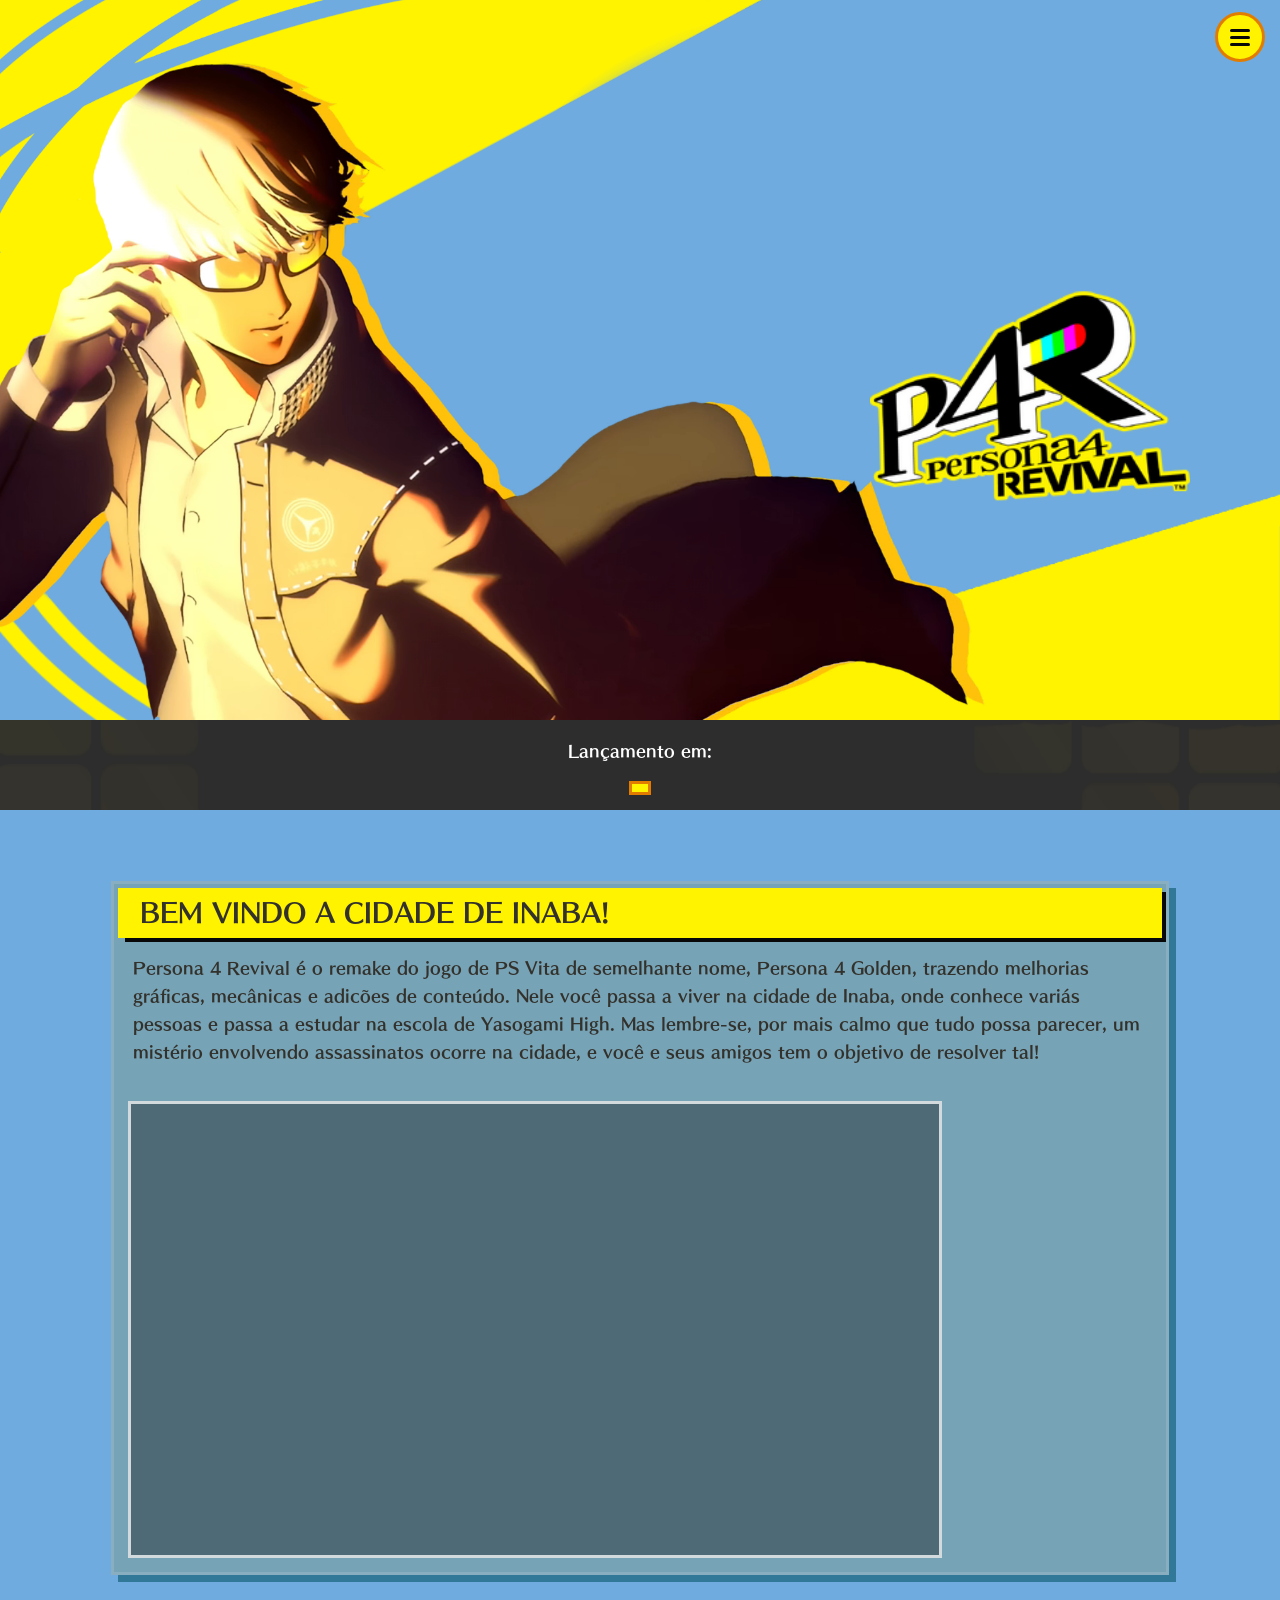
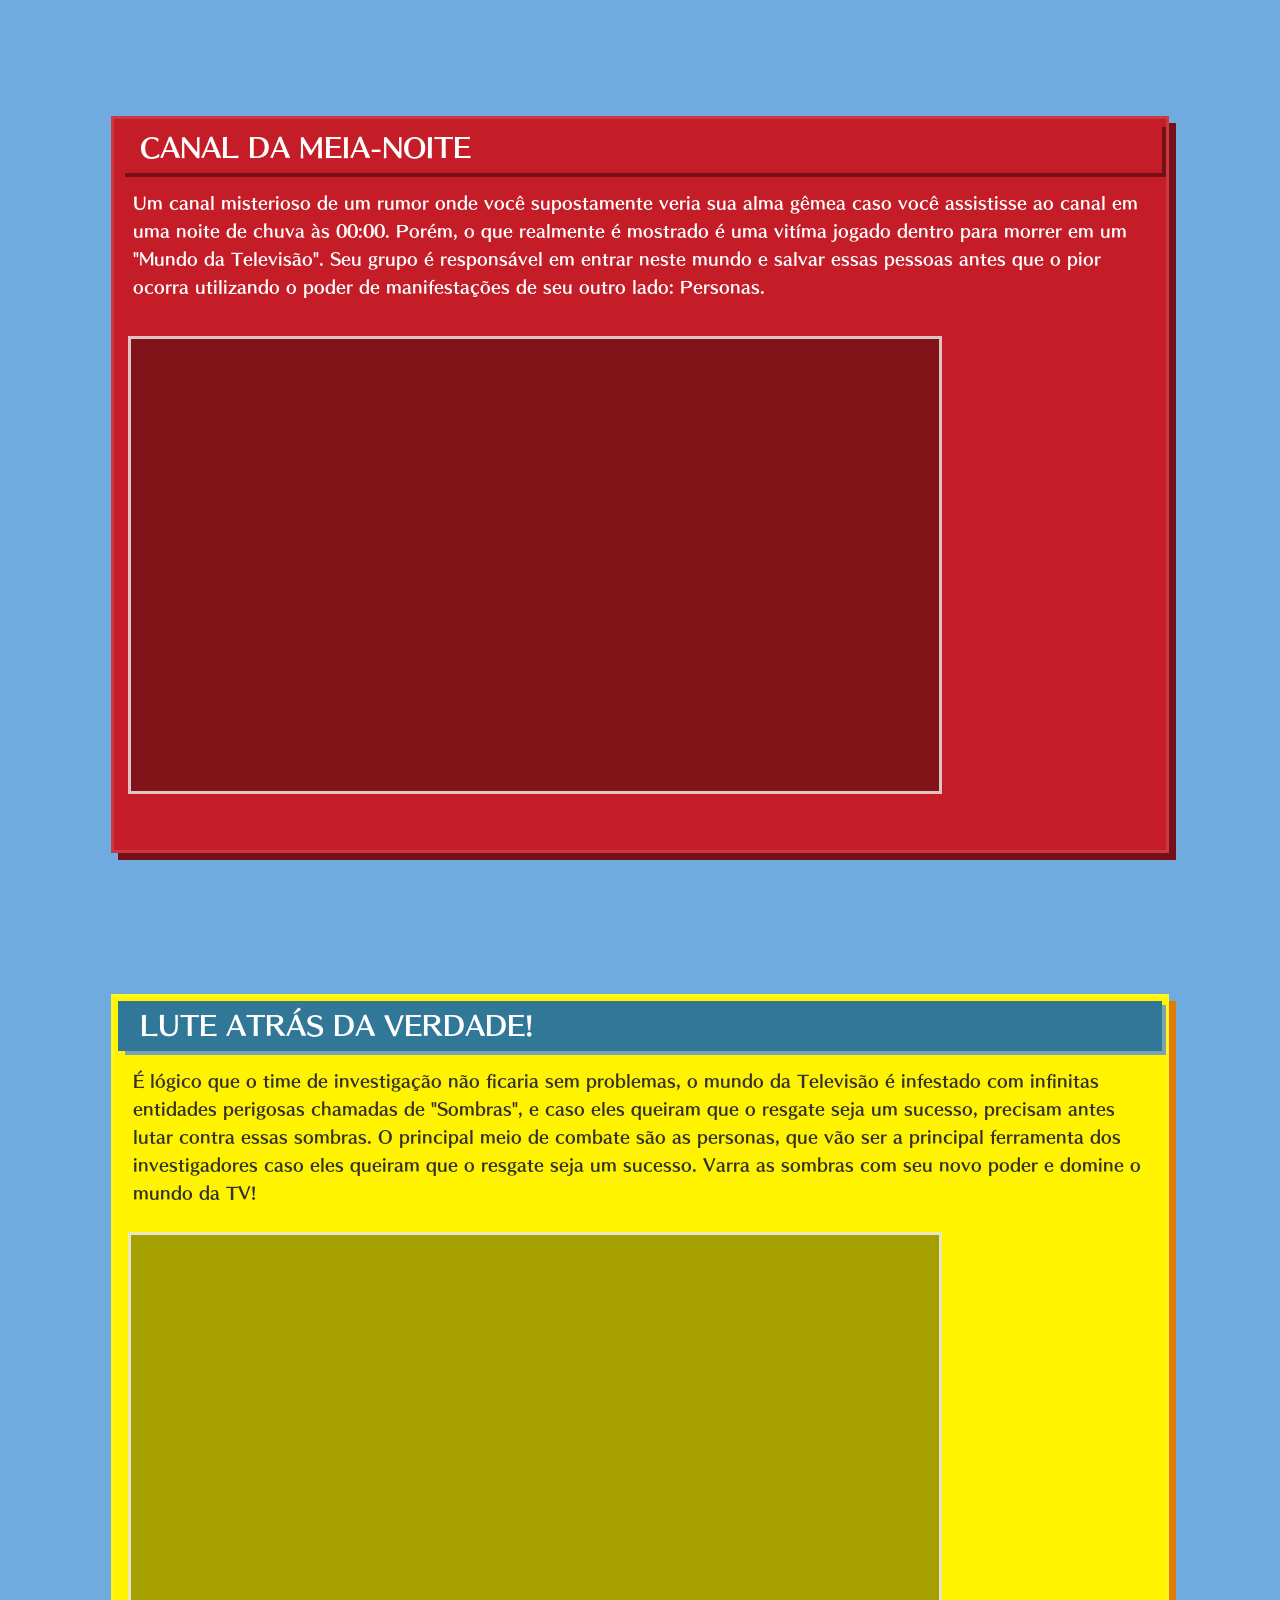
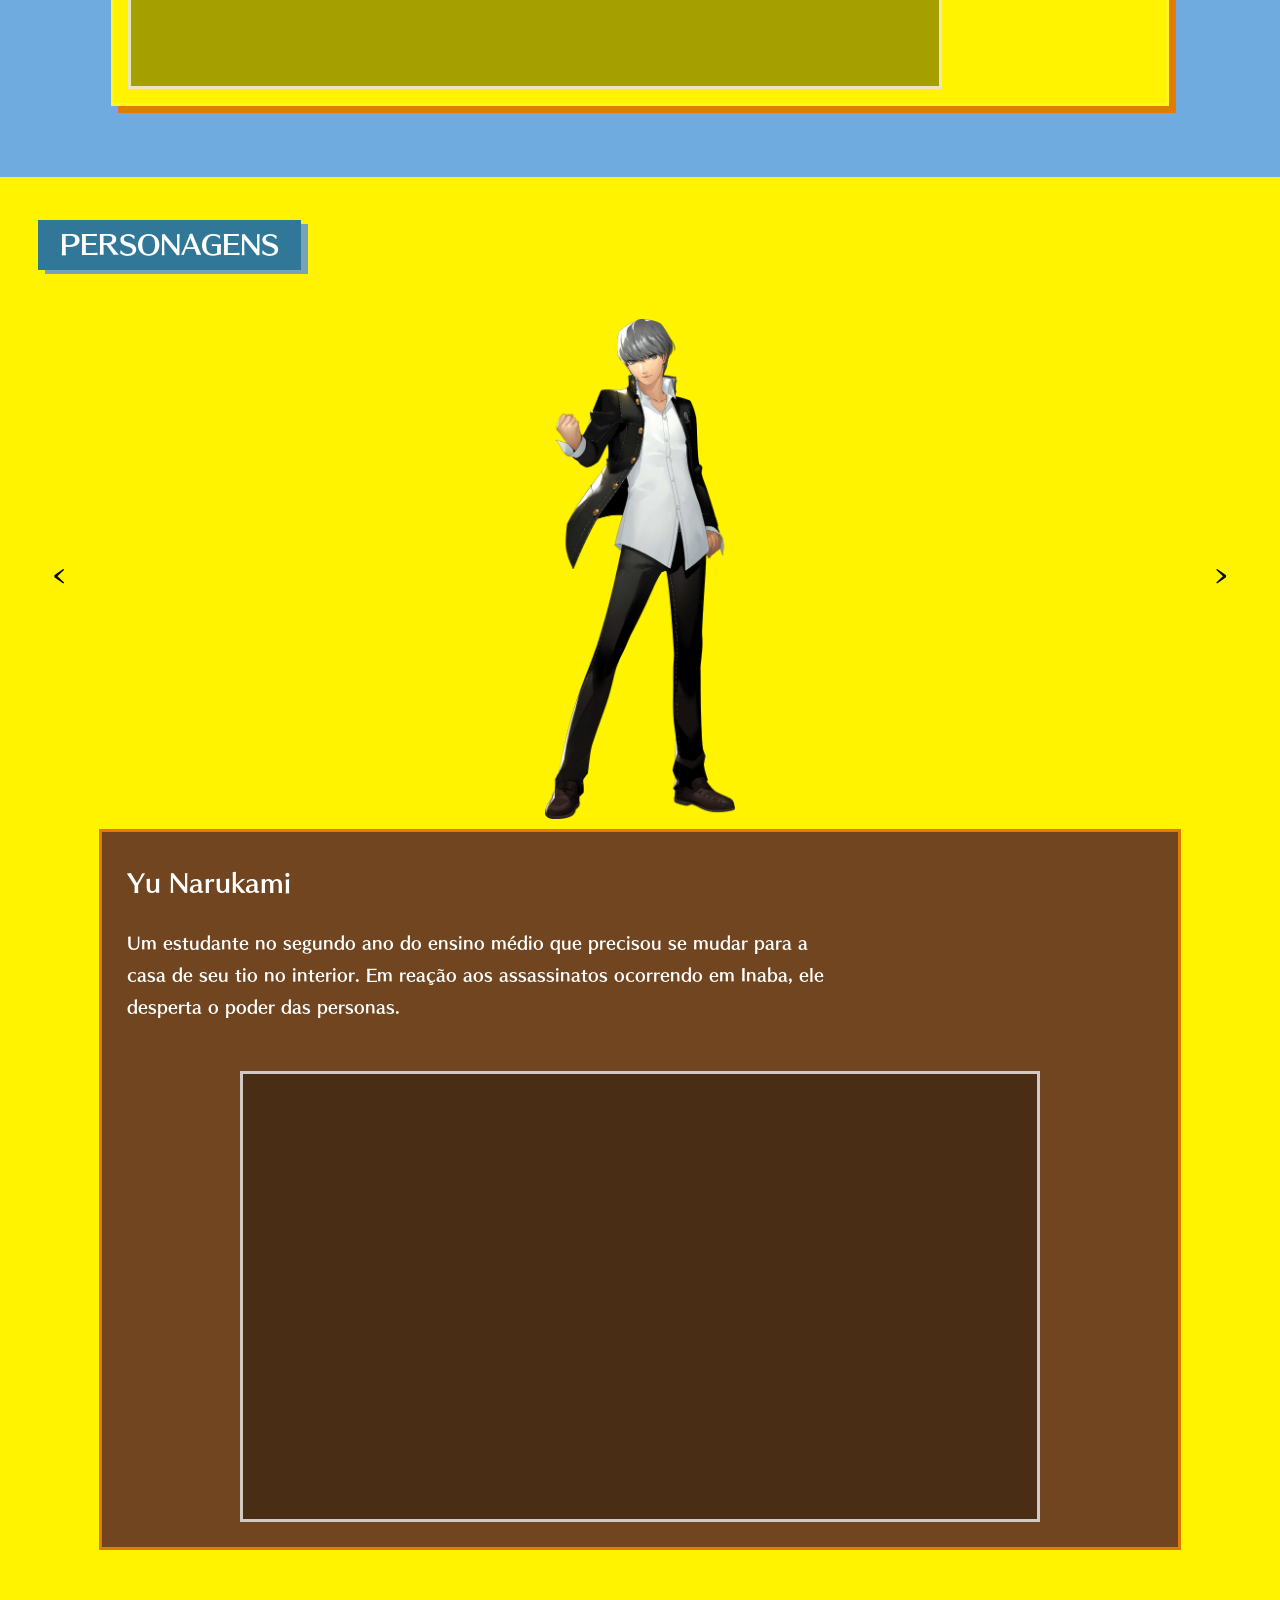
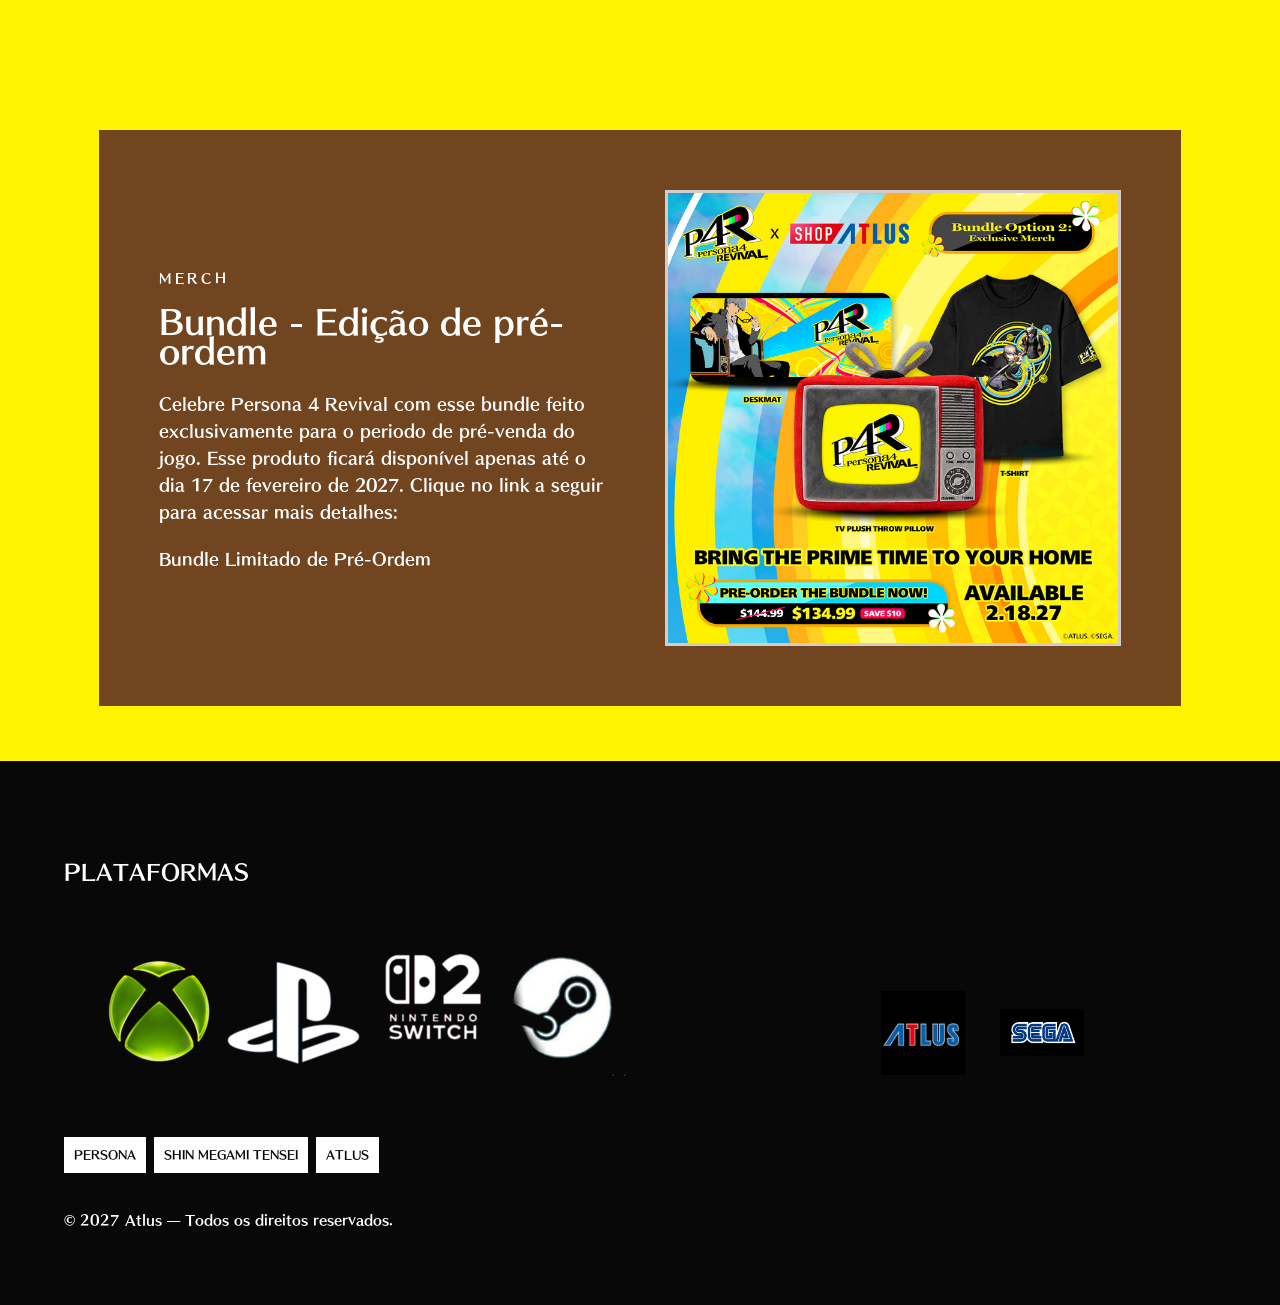
<file: index.html>
<!DOCTYPE html>
<html lang="pt-BR">
<head>
  <meta charset="UTF-8">
  <meta name="viewport" content="width=device-width, initial-scale=1.0">
  <meta name="description" content="P4R Contador">
  <title>Persona 4 Revival Countdown</title>
  <link rel="stylesheet" href="style.css">
</head>
<body>

  <!-- yeahhh, planejar as divs de antemão foi uma boa ideia. -->
  <main id="top">

    <section class="hero">

      <video class="sky-bg" autoplay muted loop playsinline aria-hidden="true">
        <source src="assets/Sky_Background.mp4" type="video/mp4">
      </video>

      
      <div class="hero-trailer">
        <video class="trailer-bg" autoplay muted loop playsinline>
          <source src="assets/Trailer_Editado.mp4" type="video/mp4">
        </video>

        
        <img class="hero-decoration hero-decoration--tl"
             src="assets/Background_top.png" alt="" aria-hidden="true">

        <img class="hero-decoration hero-decoration--br"
             src="assets/background_bottom.png" alt="" aria-hidden="true">

        
        <video class="yu-video" autoplay muted loop playsinline>
          <source src="assets/Yu_Narukami_gif_PC.webm" type="video/mp4">
        </video>

        
        <img class="p4r-logo" src="assets/P4R_logo.png" alt="Persona 4">
      </div>

      

      <!-- Menuzin -->
      
      
      <nav class="site-nav" aria-label="Navegação principal">

  <button class="menu-toggle"
          type="button"
          aria-expanded="false"
          aria-controls="menu-panel">

    <span></span>
    <span></span>
    <span></span>

    <span class="sr-only">Abrir menu</span>
  </button>

  <div class="menu-overlay" aria-hidden="true"></div>

  <aside class="menu-panel" id="menu-panel" aria-hidden="true">

    <button class="menu-close"
            type="button"
            aria-label="Fechar menu">
      <span></span>
      <span></span>
    </button>

    <div class="menu-content">

      <p class="menu-kicker">PERSONA 4</p>

      <h2>Menu</h2>

      <a href="index.html">Início</a>
      <a href="detalhes.html">Detalhes do Evento</a>
      <a href="contato.html">Contato</a>

    </div>

  </aside>

</nav>




<!-- Contador a partir daqui -->




     <section class="release-bar" aria-label="Contagem regressiva">

  <span class="countdown-label">Lançamento em:</span>

  <div class="countdown" id="countdown" data-target="2026-10-09T12:00:00">

    <div class="countdown-unit" data-container="months">
      <span class="countdown-label">meses</span>
      <strong data-unit="months">00</strong>
    </div>

    <span class="countdown-separator" data-separator="months">:</span>

    <div class="countdown-unit" data-container="days">
      <span class="countdown-label">dias</span>
      <strong data-unit="days">00</strong>
    </div>

    <span class="countdown-separator" data-separator="days">:</span>

    <div class="countdown-unit" data-container="hours">
      <span class="countdown-label">horas</span>
      <strong data-unit="hours">00</strong>
    </div>

    <span class="countdown-separator" data-separator="hours">:</span>

    <div class="countdown-unit" data-container="minutes">
      <span class="countdown-label">minutos</span>
      <strong data-unit="minutes">00</strong>
    </div>

    <span class="countdown-separator" data-separator="minutes">:</span>

    <div class="countdown-unit" data-container="seconds">
      <span class="countdown-label">segundos</span>
      <strong data-unit="seconds">00</strong>
    </div>

  </div>
</section>


      <!-- Main area aqui -->
   
      
      
      
      <section class="info-section info-section--synopsis" id="synopsis">

     <div class="info-text-card">
    <div class="solid-shadow solid-shadow--yellow"></div>

    <div class="card-inner card-inner--blue">

        <div class="text-content">
            <h2 class="section-title section-title--yellow">
                BEM VINDO A CIDADE DE INABA!
            </h2>

            <p class="synopse">
                Persona 4 Revival é o remake do jogo de PS Vita de semelhante nome,
              Persona 4 Golden, trazendo melhorias gráficas, mecânicas e adicões de conteúdo. 
              Nele você passa a viver na cidade de Inaba, onde conhece
              variás pessoas e passa a estudar na escola de Yasogami High. Mas lembre-se,
              por mais calmo que tudo possa parecer, um mistério envolvendo assassinatos ocorre
              na cidade, e você e seus amigos tem o objetivo de resolver tal!
                
            </p>
        </div>

        <div class="media-grid media-grid--three">

            <div class="media-slot">
                <span>
                  <video class="trailer-bg" autoplay muted loop playsinline>
          <source src="assets/friends.mp4" type="video/mp4">
        </video>
                </span>
            </div>

        </div>

    </div>
</div>
      </section>
      
      
      

      <section class="info-section info-section--synopsis" id="world">

        <div class="info-text-card">
          <div class="solid-shadow solid-shadow--red"></div>

          <div class="card-inner card-inner--red">
            
            <div class="text-content">
            <h2 class="section-title section-title--red">CANAL DA MEIA-NOITE</h2>
            <p class="synopse extra">
              Um canal misterioso de um rumor onde você supostamente veria sua alma gêmea
              caso você assistisse ao canal em uma noite de chuva às 00:00. Porém, o
              que realmente é mostrado é uma vitíma jogado dentro para morrer em um "Mundo da Televisão".
              Seu grupo é responsável em entrar neste mundo e salvar essas pessoas antes que o pior ocorra
              utilizando o poder de manifestações de seu outro lado: Personas.
              
              
            </div>
              <div class="media-grid media-grid--two">
          <div class="media-slot"><span>
            <video class="trailer-bg" autoplay muted loop playsinline>
          <source src="assets/TV.mp4" type="video/mp4">
        </video>
          </span></div>
    
        </div>
            </p>
          </div>
        </div>

      </section>
      
      
      
      

      <section class="info-section info-section--combat" id="combat">

        <div class="info-text-card">
          <div class="solid-shadow solid-shadow--yellow-dark"></div>

          <div class="card-inner card-inner--yellow">
            
            <div class="text-content">
            <h2 class="section-title section-title--black">LUTE ATRÁS DA VERDADE!</h2>
            <p class="synopse">
           É lógico que o time de investigação não ficaria sem problemas, o mundo da Televisão
           é infestado com infinitas entidades perigosas chamadas de "Sombras", e caso eles
           queiram que o resgate seja um sucesso, precisam antes lutar contra essas sombras. O principal
           meio de combate são as personas, que vão ser a principal ferramenta dos investigadores caso eles
           queiram que o resgate seja um sucesso. Varra as sombras com seu novo poder e domine o mundo da TV!              
            </p>
            <div class="media-grid media-grid--two">
          <div class="media-slot"><span>
            <video class="trailer-bg" autoplay muted loop playsinline>
          <source src="assets/Combat.mp4" type="video/mp4">
        </video>
          </span></div>
          </div>
        </div>

        

      </section>

    </section>
        
        
        <!-- toda a seção amarela ahhhh -->

    <section class="yellow-area" id="merch">
      
      <div class="characters-section">

    <h2 class="section-title extra-var section-title--black">PERSONAGENS </h2>

    <div class="carousel-wrap">
      
      <div class="carousel">
  <button class="carousel-btn" type="button" data-carousel-prev aria-label="Personagem anterior">
    ‹
  </button>

  <div class="carousel-window">
    <div class="carousel-track">

      <div class="carousel-slide is-active" data-character="yu">
        <img src="assets/P4R_Yu.png" alt="Yu Narukami">
      </div>

      <div class="carousel-slide" data-character="yosuke">
        <img src="assets/P4R_Yosuke.png" alt="Yosuke Hanamura">
      </div>

      <div class="carousel-slide" data-character="chie">
        <img src="assets/P4R_Chie.png" alt="Chie Satonaka">
      </div>
      
      <div class="carousel-slide" data-character="yukiko">
        <img src="assets/P4R_Yukiko.png" alt="Yukiko Amagi">
      </div>
      
      <div class="carousel-slide" data-character="kanji">
        <img src="assets/P4R_Kanji.png" alt="Kanji Tatsumi">
      </div>
      
      <div class="carousel-slide" data-character="rise">
        <img src="assets/P4R_Rise.png" alt="Rise Kujikawa">
      </div>
      
      <div class="carousel-slide" data-character="teddie">
        <img src="assets/P4R_Teddie.png" alt="Teddie">
      </div>
      
      <div class="carousel-slide" data-character="naoto">
        <img src="assets/P4R_Naoto.png" alt="Naoto Shirogane">
      </div>
      
      <div class="carousel-slide" data-character="marie">
        <img src="assets/P4R_Marie.png" alt="Marie">
      </div>
      
      <div class="carousel-slide" data-character="dojima">
        <img src="assets/P4R_Dojima.png" alt="Ryotaro Dojima">
      </div>
      
      <div class="carousel-slide" data-character="nanako">
        <img src="assets/P4R_Nanako.png" alt="Nakako Dojima">
      </div>
      
      <div class="carousel-slide" data-character="adachi">
        <img src="assets/P4R_Adachi.png" alt="Tohru Adachi">
      </div>
      
      <div class="carousel-slide" data-character="aika">
        <img src="assets/P4R_Aika.png" alt="Aika Nakamura">
      </div>

    </div>
  </div>

  <button class="carousel-btn" type="button" data-carousel-next aria-label="Próximo personagem">
    ›
  </button>
</div>
    </div>
  <div class="detail-card">
    <div class="character-info">
     
      <div class="character-copy" data-character-content="yu">
        <h2>Yu Narukami</h2>
        <p>
          Um estudante no segundo ano do ensino médio que precisou se mudar
          para a casa de seu tio no interior. Em reação aos assassinatos ocorrendo
          em Inaba, ele desperta o poder das personas.
        </p>
      </div>

      <div class="character-copy" data-character-content="yosuke" hidden>
        <h2>Yosuke Hanamura</h2>
        <p>
          O primeiro amigo do protagonista em Inaba. Desnecessariamente sincero,
          conselheiro auto-proclamado, mas sempre quem garante que todos estejam na
          mesma página. Futuro sucessor da loja de convêniencia central da cidade, Junes. 
          Sua persona é Jiraya.
        </p>
      </div>

      <div class="character-copy" data-character-content="chie" hidden>
        <h2>Chie Satonaka</h2>
        <p>
          Colega de classe do protagonista. Completamente fanática por filmes
          de Kung Fu e uma amante de carnes, além de ser extremamente sociavel.
          Sua persona é Tomoe.
        </p>
      </div>
      
      <div class="character-copy" data-character-content="yukiko" hidden>
        <h2>Yukiko Amagi</h2>
        <p>
          Colega de classe do protagonista e filha dos donos da hospedaria Amagi.
          Tem um grande senso de responsabilidade mas é uma cabeça de vento as vezes.
          Sua persona é Konohana Sakuya.
        </p>
      </div>
      
      <div class="character-copy" data-character-content="kanji" hidden>
        <h2>Kanji Tatsumi</h2>
        <p>
          Um estudante do primeiro ano com uma assustadora reputaçao de delinquente.
          Meio grosso, se irrita fácil, mas é muito leal. Mora com sua mãe na loja de Têxtil.
          Sua persona é Take-Mikazuchi.
        </p>
      </div>
      
      <div class="character-copy" data-character-content="rise" hidden>
        <h2>Rise Kujikawa</h2>
        <p>
          Estudante no primeiro ano do ensino médio e idol que se mudou para Inaba em um hiato.
          Extremamente confiante e animada o que rendeu muitos fãs. Vive com a avó na loja de tofu.
          Sua persona é Himiko.
        </p>
      </div>
      
      <div class="character-copy" data-character-content="teddie" hidden>
        <h2>Teddie</h2>
        <p>
          Um ser misterioso que rondava o mundo da Tv. Ele se junta ao time de investigação
          para parar as pessoas de continuarem caindo nesse mundo. Muito curioso com humanos.
          Sua persona é Kintoki-Douji.
        </p>
      </div>
      
      <div class="character-copy" data-character-content="naoto" hidden>
        <h2>Naoto Shirogane</h2>
        <p>
          Estudante do primeiro ano e quinto sucessor da família de detetives Shironage.
          Inteligente e afiado, ele é considerado o "Príncipe Detetive" de sua geração e trabalha
          junto da polícia para resolver o caso. Sua persona é Sukuna-Hikona.
        </p>
      </div>
      
      <div class="character-copy" data-character-content="marie" hidden>
        <h2>Marie</h2>
        <p>
          Uma garota sofrendo de amnesia e sem muito para onde ir. Não muito amigável,
          mas tenta se adaptar ao grupo. Tenta esconder seus gostos, mas não consegue.
        </p>
      </div>
      
      <div class="character-copy" data-character-content="dojima" hidden>
        <h2>Ryotaro Dojima</h2>
        <p>
          O tio do protagonista que o hospeda em sua casa, também é o principal detetive
          trabalhando no caso dos assassinatos de Inaba. Ele gasta suas noites e dias trabalhando
          tanto no caso atual quanto no caso da morte de sua esposa.
        </p>
      </div>
      
      <div class="character-copy" data-character-content="nanako" hidden>
        <h2>Nanako Dojima</h2>
        <p>
          A filha de Dojima e prima do protagonista. Muita animada e passa muitos
          dos seus dias assistindo televisão. Por algum motivo, ela tem um costume
          de cantar o tema musical da Junes.
        </p>
      </div>
      
      <div class="character-copy" data-character-content="adachi" hidden>
        <h2>Tohru Adachi</h2>
        <p>
          Investigador assistente de Dojima. Geralmente tem boas intenções, mas
          costuma falar até demais para o grupo principal sobre os detalhes da
          investigação, o que ironicamente o torna em uma das maiores peças em busca
          da verdade.
        </p>
      </div>
      
      <div class="character-copy" data-character-content="aika" hidden>
        <h2>Aika Nakamura</h2>
        <p>
          Nova personagem exclusiva do P4R. Aika é a entregadora do restaurante "Aiya",
          e também principal rosto do negócio. Ela é uma das adições que vieram ao jogo
          via pedidos de fãs.
        </p>
      </div> 
    </div>

    <div class="character-media">

      <div class="media-slot" data-character-video="yu">
        <span>
         <video class="trailer-bg" autoplay muted loop playsinline>
          <source src="assets/Yu_Sizzle.mp4" type="video/mp4">
         </video>
        </span>
      </div>

      <div class="media-slot" data-character-video="yosuke" hidden>
        <span>
         <video class="trailer-bg" autoplay muted loop playsinline>
          <source src="assets/Yosuke_Sizzle.mp4" type="video/mp4">
         </video>
        </span>
      </div>

      <div class="media-slot" data-character-video="chie" hidden>
        <span>
         <video class="trailer-bg" autoplay muted loop playsinline>
          <source src="assets/Chie_Sizzle.mp4" type="video/mp4">
         </video>
        </span>
      </div>
      
      <div class="media-slot" data-character-video="yukiko" hidden>
        <span>
         <video class="trailer-bg" autoplay muted loop playsinline>
          <source src="assets/Yukiko_Sizzle.mp4" type="video/mp4">
         </video>
        </span>
      </div>
      
      <div class="media-slot" data-character-video="kanji" hidden>
        <span>
         <video class="trailer-bg" autoplay muted loop playsinline>
          <source src="assets/Kanji_Sizzle.mp4" type="video/mp4">
         </video>
        </span>
      </div>
      
      <div class="media-slot" data-character-video="rise" hidden>
        <span>
         <video class="trailer-bg" autoplay muted loop playsinline>
          <source src="assets/Rise_Sizzle.mp4" type="video/mp4">
         </video>
        </span>
      </div>
      
      <div class="media-slot" data-character-video="teddie" hidden>
        <span>
         <video class="trailer-bg" autoplay muted loop playsinline>
          <source src="assets/Teddie_Sizzle.mp4" type="video/mp4">
         </video>
        </span>
      </div>
      
      <div class="media-slot" data-character-video="naoto" hidden>
        <span>
         <video class="trailer-bg" autoplay muted loop playsinline>
          <source src="assets/Naoto_Sizzle.mp4" type="video/mp4">
         </video>
        </span>
      </div>

    </div>
  </div>
  </div>
        

      <!--    <div class="decorations" aria-hidden="true">
        <div class="deco1">
        <img src="assets/Flor1.png" alt="">
        </div>
        <div class="deco2">
        <img src="assets/decor-02.png" alt="">
        </div> 
        
        <img src="assets/decor-03.png" alt="">
      </div>
      
      
      Oq é isso? Uma agora ideia descartada de colocar decorações.
      Eu absolutamente desisti quando pensei melhor sobre.      -->
     
      <div class="merch-card">
        <div class="merch-copy">
          <span class="eyebrow">MERCH</span>
          <h2>Bundle - Edição de pré-ordem </h2>
          <p>
            Celebre Persona 4 Revival com esse bundle feito
            exclusivamente para o periodo de pré-venda do jogo. Esse produto
            ficará disponível apenas até o dia 17 de fevereiro de 2027. Clique
            no link a seguir para acessar mais detalhes:
            
          </p>
          <a href="https://shopatlus.com/collections/persona-4-revival/products/limited-pre-order-bundle-persona-4-revival-exclusive-shop-atlus-merch-set">Bundle Limitado de Pré-Ordem</a>

        </div>

        <div class="merch-image media-slot">
          <span>
               <img
             src="assets/Merch.png" alt="" aria-hidden="true">

          </span>
        </div>
      </div>

    </section>

    <footer class="footer" id="credits">

      <div class="footer-left">
        <p class="footer-platforms">PLATAFORMAS</p>
        <span>
          <img src="assets/Logo.png" alt="">
        </span>
        

        <div class="keywords">
          <span>PERSONA</span>
          <span>SHIN MEGAMI TENSEI</span>
          <span>ATLUS</span>
        </div>

        <small>© 2027 Atlus — Todos os direitos reservados.</small>
      </div>

      <div class="footer-logos">
        <img src="assets/AtlusLogo.jpg" alt="Atlus">
        <img src="assets/sega-logo.png" alt="SEGA">
      </div>

    </footer>

  </main>

  <script src="script.js"></script>
</body>
</html>
</file>
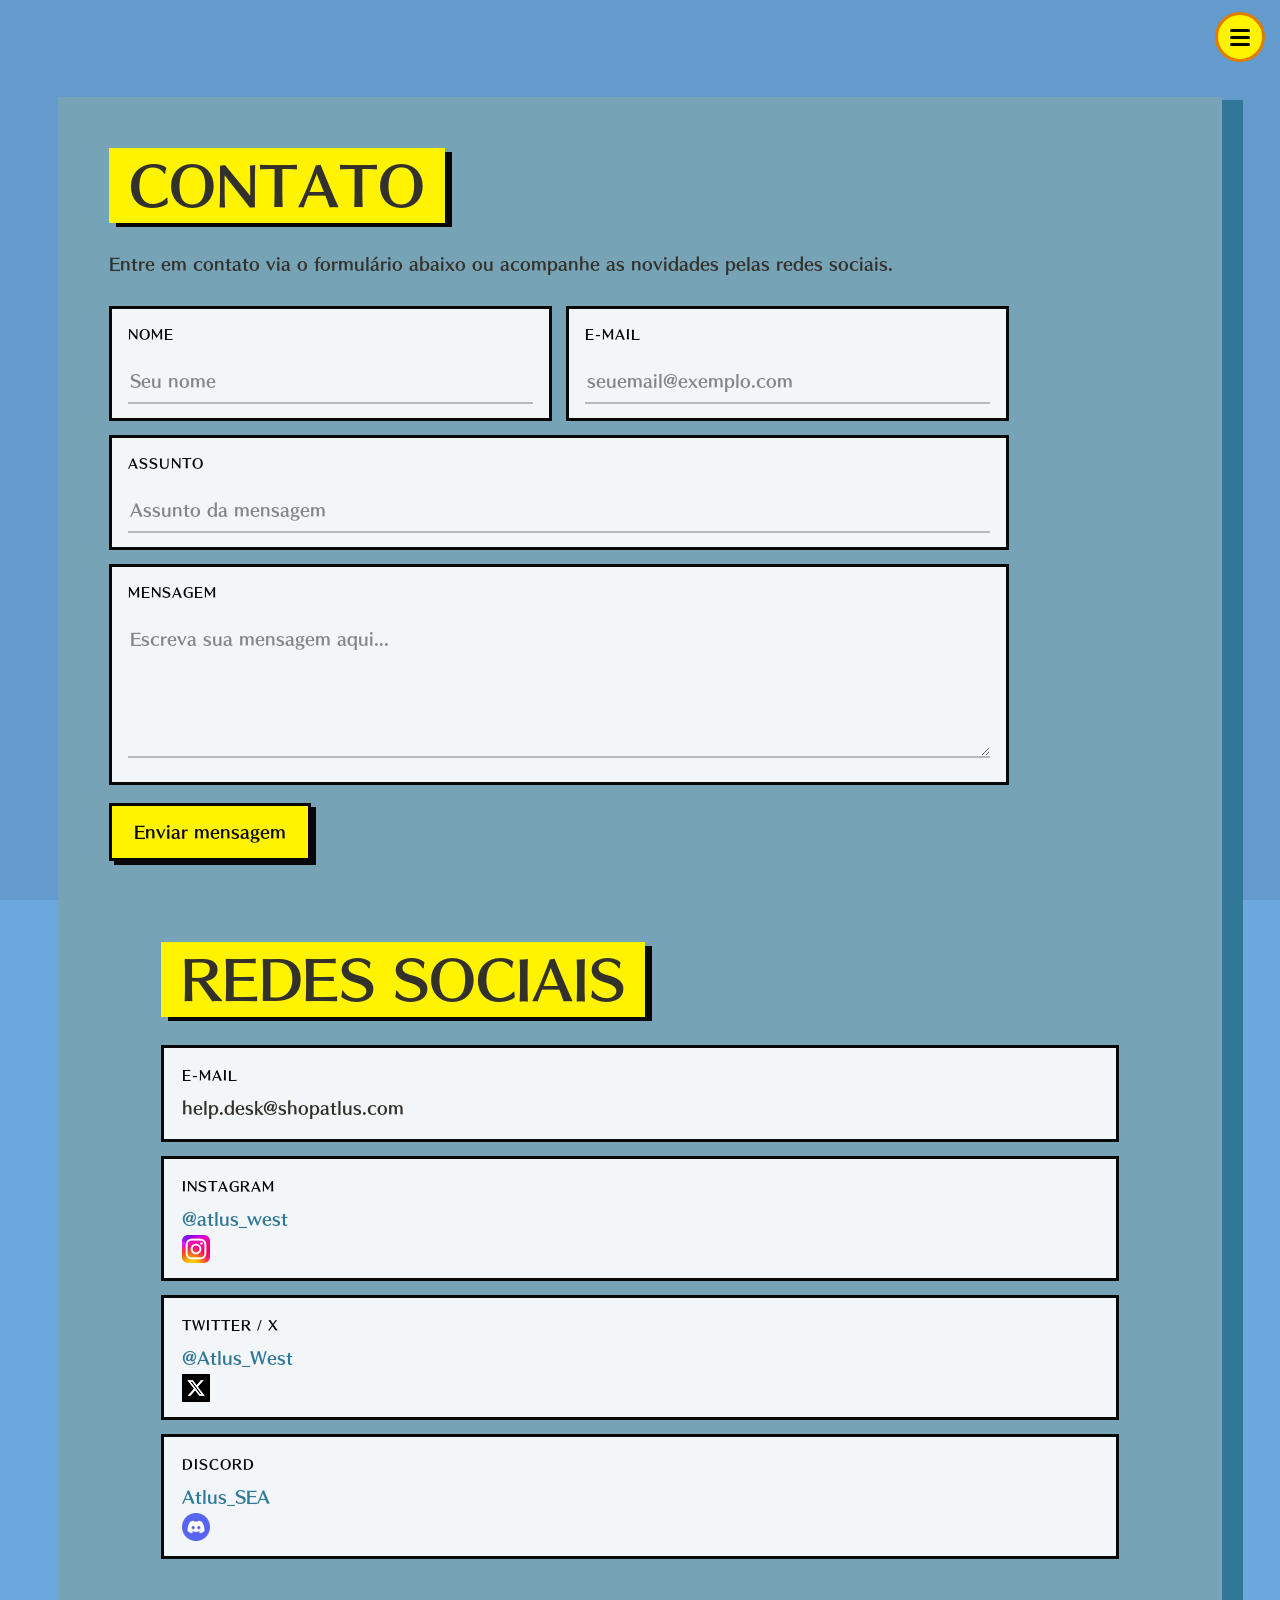
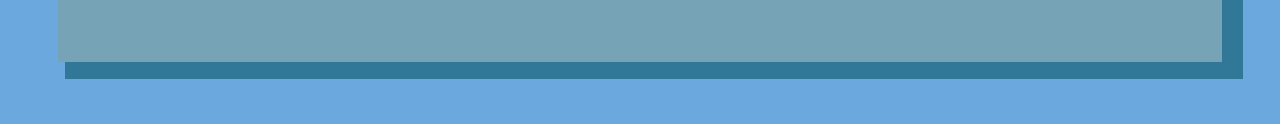
<file: contato.html>
<!DOCTYPE html>
<html lang="pt-BR">
<head>
  <meta charset="UTF-8">
  <meta name="viewport" content="width=device-width, initial-scale=1.0">
  <meta name="description" content="Contato — Persona 4 Revival">
  <title>Contato — Persona 4 Revival</title>
  <link rel="stylesheet" href="style2.css">
</head>
<body>
  <main class="extra-page">
    <video class="sky-bg" autoplay muted loop playsinline aria-hidden="true">
      <source src="assets/Sky_Background.mp4" type="video/mp4">
    </video>

    
<nav class="site-nav" aria-label="Navegação principal">
  <button class="menu-toggle" type="button"
          aria-expanded="false" aria-controls="menu-panel">
    <span></span>
    <span></span>
    <span></span>
    <span class="sr-only">Abrir menu</span>
  </button>

  <div class="menu-overlay" aria-hidden="true"></div>

  <aside class="menu-panel" id="menu-panel">
    <button class="menu-close" type="button" aria-label="Fechar menu">×</button>

    <div class="menu-content">
      <p class="menu-kicker">PERSONA 4</p>
      <h2>Menu</h2>

      <a href="index.html">Início</a>
      <a href="detalhes.html">Detalhes do Evento</a>
      <a href="contato.html">Contato</a>
    </div>
  </aside>
</nav>


    <div class="extra-main">
      <section class="extra-card" aria-labelledby="contact-title">
        <div class="extra-card-shadow"></div>

        <div class="extra-card-inner">
          <h1 class="extra-title" id="contact-title">Contato</h1>

          <p class="extra-intro">
            Entre em contato via o formulário abaixo ou acompanhe as novidades pelas redes sociais.
          </p>
          
          <form class="contact-form" id="contact-form" novalidate>
            <div class="form-row">
              <label class="extra-field">
                <strong for="nome">Nome</strong>
                <input id="nome" name="nome" type="text" autocomplete="name"
                       placeholder="Seu nome" required>
              </label>
              <label class="extra-field">
                <strong for="email">E-mail</strong>
                <input id="email" name="email" type="email" autocomplete="email"
                       placeholder="seuemail@exemplo.com" required>
              </label>
            </div>
            <label class="extra-field">
              <strong for="assunto">Assunto</strong>
              <input id="assunto" name="assunto" type="text"
                     placeholder="Assunto da mensagem" required>
            </label>
            <label class="extra-field">
              <strong for="mensagem">Mensagem</strong>
              <textarea id="mensagem" name="mensagem" rows="4"
                        placeholder="Escreva sua mensagem aqui..." required></textarea>
            </label>
            <div class="form-actions">
              <button class="form-submit" type="submit">Enviar mensagem</button>
              <p class="form-status" id="form-status" role="status" aria-live="polite"></p>
            </div>
          </form>
          
          <div class="extra-card-inner">
          <h1 class="extra-title" id="contact-title">Redes sociais</h1>


          <div class="extra-fields">
            <div class="extra-field">
              
              
              <strong>E-mail</strong>
              <span>help.desk@shopatlus.com</span>
            </div>

            <div class="extra-field">
              <strong>Instagram</strong>
              <span><a href="https://www.instagram.com/atlus_west/" aria-label="Instagram">@atlus_west</a> <img src="assets/Instagram.png"> </span>
            </div>

            <div class="extra-field">
              <strong>Twitter / X</strong>
              <span><a href="https://x.com/Atlus_West" aria-label="Twitter / X">@Atlus_West</a><img src="assets/Twitter.png">    </span>
            </div>

            <div class="extra-field">
              <strong>Discord</strong>
              <span><a href="https://x.com/Atlus_West" aria-label="Discord">Atlus_SEA</a>  <img src="assets/Discord.png"> </span>
            </div>

          </div>
        </div>
      </section>
    </div>
  </main>

  <script src="script2.js"></script>
</body>
</html>
</file>
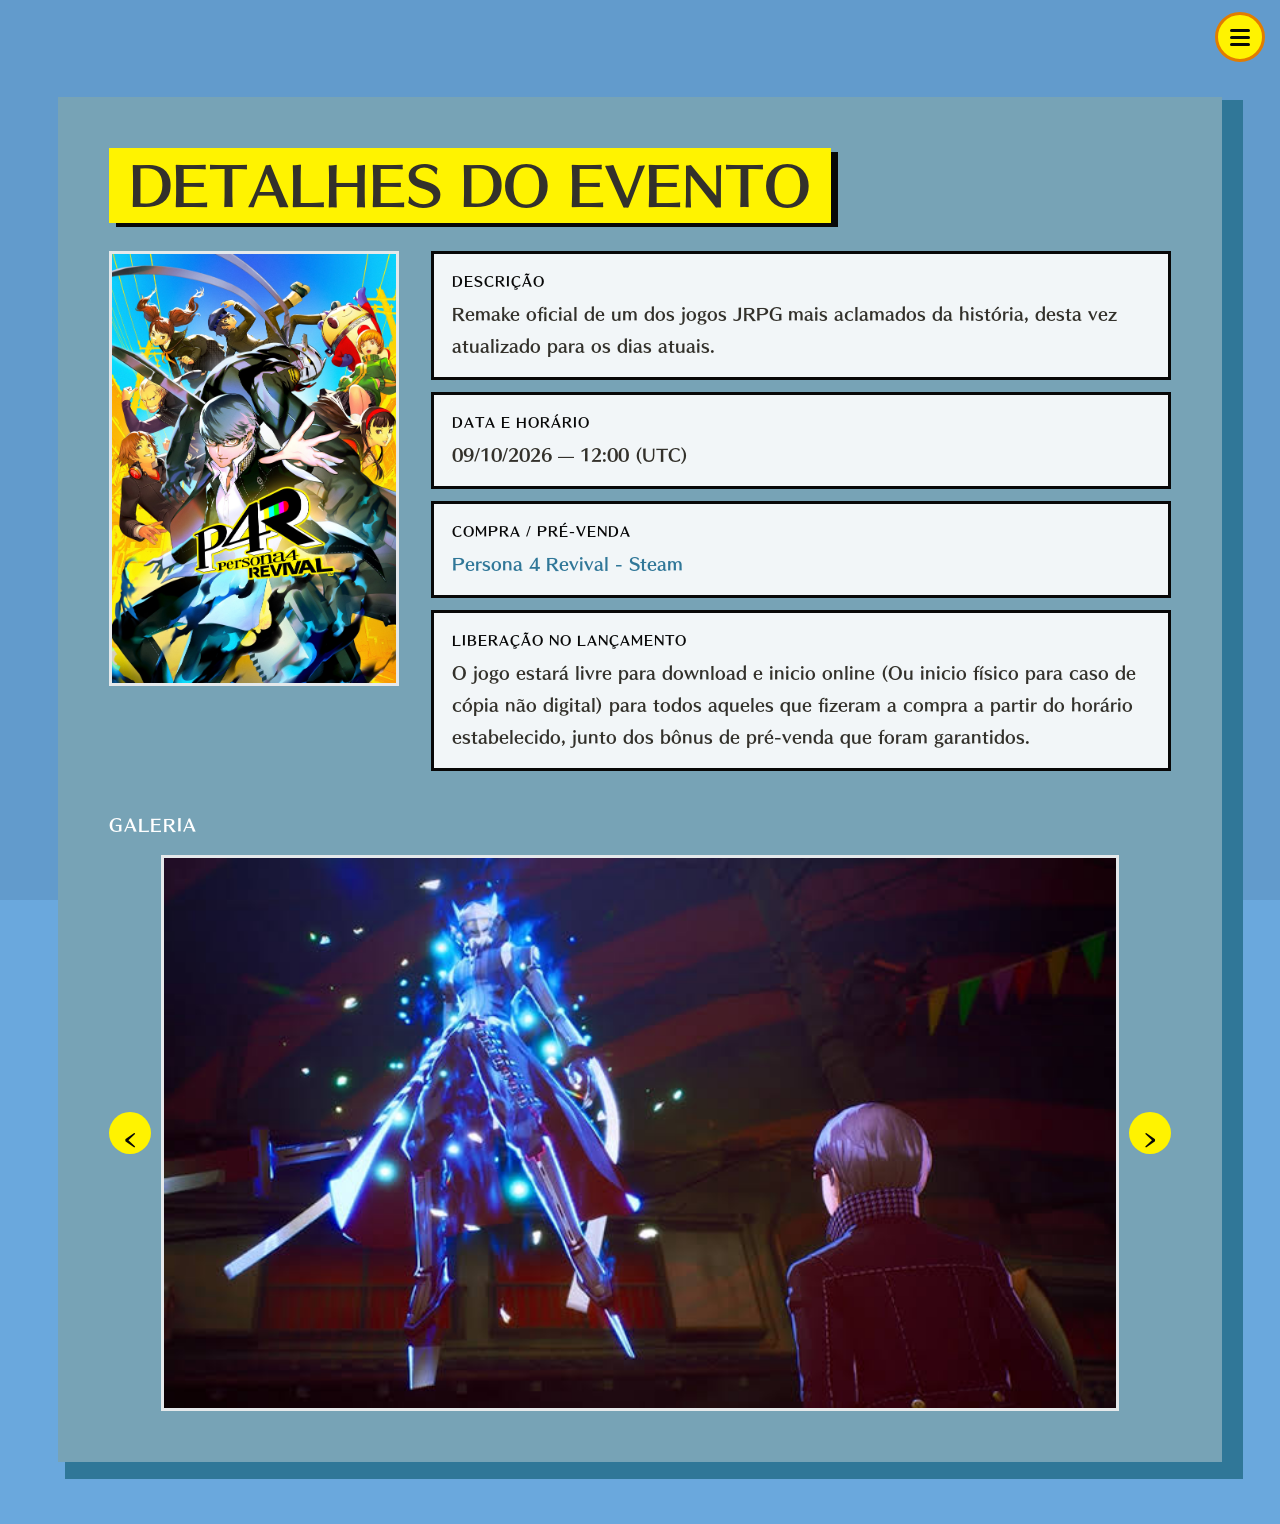
<file: detalhes.html>
<!DOCTYPE html>
<html lang="pt-BR">
<head>
  <meta charset="UTF-8">
  <meta name="viewport" content="width=device-width, initial-scale=1.0">
  <meta name="description" content="Detalhes do evento — Persona 4 Revival">
  <title>Detalhes — Persona 4 Revival</title>
  <link rel="stylesheet" href="style2.css">
</head>
<body>
  <main class="extra-page">
    <video class="sky-bg" autoplay muted loop playsinline aria-hidden="true">
      <source src="assets/Sky_Background.mp4" type="video/mp4">
    </video>

    
<nav class="site-nav" aria-label="Navegação principal">
  <button class="menu-toggle" type="button"
          aria-expanded="false" aria-controls="menu-panel">
    <span></span>
    <span></span>
    <span></span>
    <span class="sr-only">Abrir menu</span>
  </button>

  <div class="menu-overlay" aria-hidden="true"></div>

  <aside class="menu-panel" id="menu-panel">
    <button class="menu-close" type="button" aria-label="Fechar menu">×</button>

    <div class="menu-content">
      <p class="menu-kicker">PERSONA 4</p>
      <h2>Menu</h2>

      <a href="index.html">Início</a>
      <a href="detalhes.html">Detalhes do Evento</a>
      <a href="contato.html">Contato</a>
      
    </div>
  </aside>
</nav>

    
    
    <!-- eu nao aguento mais, estou aqui a quantas horas nesse ponto...? -->

    <div class="extra-main">
      <section class="extra-card" aria-labelledby="details-title">
        <div class="extra-card-shadow"></div>

        <div class="extra-card-inner">
          <h1 class="extra-title" id="details-title">Detalhes do Evento</h1>

          <div class="details-top">
            <div class="cover-slot">
              <img src="assets/P4R-Capa.jpg" alt="Capa">
            </div>

            <div class="details-fields">
              <div class="extra-field">
                <strong>Descrição</strong>
                <span>Remake oficial de um dos jogos JRPG mais aclamados da história,
                      desta vez atualizado para os dias atuais.</span>
              </div>

              <div class="extra-field">
                <strong>Data e horário</strong>
                <span>09/10/2026 — 12:00 (UTC)</span>
              </div>

              <div class="extra-field">
                <strong>Compra / Pré-venda</strong>
                <span><a href="https://store.steampowered.com/app/2963950/Persona_4_Revival/"> Persona 4 Revival - Steam</a></span>
              </div>

              <div class="extra-field">
                <strong>Liberação no lançamento</strong>
                <span>O jogo estará livre para download e inicio online (Ou inicio físico para caso de cópia não digital) para todos aqueles que
                      fizeram a compra a partir do horário estabelecido, junto dos bônus de pré-venda que foram garantidos. 
                </span>
              </div>
            </div>
          </div>

          <div class="carousel-wrap">
            <p class="carousel-title">Galeria</p>

            <div class="carousel" aria-label="Carrossel de imagens">
              <button class="carousel-btn" type="button" data-carousel-prev aria-label="Imagem anterior">‹</button>

              <div class="carousel-window">
                <div class="carousel-track">
                  <div class="carousel-slide">
                    <img src="assets/image1.jpg" alt="Firsto"
                       >
                  </div>
                  <div class="carousel-slide">
                    <img src="assets/image3.jpg" alt="Segunda"
                       >
                  </div>
                  <div class="carousel-slide">
                    <img src="assets/image4.jpg" alt="maisUmaImagem"
                         >
                  </div>
                </div>
              </div>

              <button class="carousel-btn" type="button" data-carousel-next aria-label="Próxima imagem">›</button>
            </div>
          </div>
        </div>
      </section>
    </div>
  </main>

  <script src="script2.js"></script>
</body>
</html>
</file>
<file: style.css>
:root {
  --yellow: #fff300;
  --yellow-dark: #ffe500;
  --orange: #e27c00;
  --blue: #77A3B6;
  --blue-dark: #307798;
  --red: #c51d27;
  --red-dark: #751018;
  --brown: #70451f;
  --black: #080808;
  --white: #fff;
  --gray: #33312b;

  --content-width: min(1400px, 92%);
  --radius: 10px;
  --shadow-offset: 12px;
}


* {
  box-sizing: border-box;
}

html {
  scroll-behavior: smooth;
}

@font-face {
  font-family: myFont; 
  src: url("assets/Font.otf"); 
}

body {
  margin: 0;
  background: var(--yellow);
  color: var(--white);
  font-family: myFont;
  overflow-x: hidden;
}

img,
video {
  display: block;
  max-width: 100%;
}

button,
a {
  font: inherit;
}

a {
  color: inherit;
  text-decoration: none;
}

}

.sr-only {
  position: absolute;
  width: 1px;
  height: 1px;
  padding: 0;
  margin: -1px;
  overflow: hidden;
  clip: rect(0,0,0,0);
  white-space: nowrap;
  border: 0;
}

.hero {
  position: relative;
  min-height: 100vh;
  overflow: hidden;
  isolation: isolate;
  background: #6aa8dd;
}

.sky-bg {
  position: absolute;
  inset: 0;
  width: 100%;
  height: 100%;
  object-fit: cover;
  z-index: -3;
}

.hero::after {
  content: "";
  position: absolute;
  inset: 0;
  background: rgba(255,255,255,.03);
  pointer-events: none;
  z-index: -2;
}

.hero-trailer {
  position: relative;
  width: 100%;
  aspect-ratio: 16 / 9;
  margin: 0 auto;
  overflow: hidden;
}

.trailer-bg {
  position: absolute;
  inset: 0;
  width: 100%;
  height: 100%;
  object-fit: cover;
}

.yu-video {
  position: absolute;
  width: 100%;
  height: 118%;
  left: -7%;
  bottom: -1%;

  object-fit: contain;
  object-position: bottom right;
  z-index: 3;
}

.p4r-logo {
  position: absolute;
  width: 25%;
  right: 7%;
  top: 55%;
  transform: translateY(-50%);

  z-index: 4;
}

.hero-decoration {
  position: absolute;
  z-index: 2;
  pointer-events: none;
}

.hero-decoration--tl {
  top: 0;
  left: 0;
  width: 60%;
}

.hero-decoration--br {
  left: 0;
  top: -8%;
  width: 100%;
}



/* meu menuzin */

.site-nav {
  position: fixed;
  inset: 0;

  z-index: 100;

  pointer-events: none;
}

.menu-toggle {
  position: absolute;

  top: 12px;
  right: 15px;

  width: 50px;
  height: 50px;

  padding: 0;

  border: 3px solid var(--orange);
  border-radius: 50%;

  background: var(--yellow);

  display: grid;
  place-content: center;
  gap: 4px;

  cursor: pointer;

  pointer-events: auto;

  z-index: 120;

  transition:
    opacity .2s ease,
    transform .3s cubic-bezier(.16, 1, .3, 1);
}


.menu-toggle span:not(.sr-only) {
  display: block;

  width: 20px;
  height: 3px;

  background: var(--black);

  border-radius: 999px;
}


.site-nav.is-open .menu-toggle {
  opacity: 0;

  transform: scale(.7);

  pointer-events: none;
}


.menu-overlay {
  position: absolute;

  inset: 0;

  background: rgba(15, 60, 150, .72);

  opacity: 0;

  visibility: hidden;

  pointer-events: none;

  transition:
    opacity .35s ease,
    visibility .35s ease;
}


.site-nav.is-open .menu-overlay {
  opacity: 1;

  visibility: visible;

  pointer-events: auto;
}

.menu-panel {
  position: absolute;

  inset: 0;
  
  background: transparent;

  visibility: hidden;

  pointer-events: none;

  z-index: 110;
}


.site-nav.is-open .menu-panel {
  visibility: visible;

  pointer-events: auto;
}

.menu-panel::before {
  content: "";

  position: absolute;


  top: 12px;
  right: 15px;

  width: 50px;
  height: 50px;


  border-radius: 50%;

  background: var(--yellow);

  transform: scale(0);

  transform-origin: center center;


  transition:
    transform .7s cubic-bezier(.16, 1, .3, 1);

  z-index: 0;
}


.site-nav.is-open .menu-panel::before {
  transform: scale(24);
}

.menu-close {
  position: absolute;

  top: 12px;
  right: 0;

  width: 50px;
  height: 50px;

  padding: 0;

  border: 3px solid var(--orange);

  border-radius: 50%;

  background: var(--yellow);

  cursor: pointer;

  z-index: 10;

  opacity: 0;

  transform: scale(.7);

  pointer-events: none;

  transition:
    opacity .2s ease .45s,
    transform .35s cubic-bezier(.16, 1, .3, 1) .45s;
}


.site-nav.is-open .menu-close {
  opacity: 1;

  transform: scale(1);

  pointer-events: auto;
}

.menu-close span {
  position: absolute;

  top: 50%;
  left: 50%;

  width: 23px;
  height: 3px;

  background: var(--black);

  border-radius: 999px;
}


.menu-close span:first-child {
  transform:
    translate(-50%, -50%)
    rotate(45deg);
}


.menu-close span:last-child {
  transform:
    translate(-50%, -50%)
    rotate(-45deg);
}

.menu-content {
  position: absolute;

  top: 0;
  right: 0;

  width: min(48vw, 560px);
  height: 100%;

  box-sizing: border-box;

  padding:
    70px
    clamp(35px, 6vw, 90px)
    40px
    30px;

  display: flex;
  flex-direction: column;

  opacity: 0;
  transform: translateY(18px);

  transition:
    opacity .4s ease .5s,
    transform .5s cubic-bezier(.16, 1, .3, 1) .5s;
}


.site-nav.is-open .menu-content {
  opacity: 1;

  transform: translateY(0);
}

.menu-kicker {
  margin: 0 0 12px;

  font-size: .8rem;

  letter-spacing: .3em;

  color: var(--black);
}


.menu-content h2 {
  margin: 0 0 35px;

  font-size: clamp(3.5rem, 7%, 6.5rem);

  line-height: .85;

  color: var(--black);
}


.menu-content a {
  display: block;

  width: fit-content;

  padding: 7px 0;

  color: var(--black);

  font-size: clamp(1.15rem, 2%, 1.8rem);

  font-weight: 800;

  text-transform: uppercase;

  text-decoration: none;

  transition:
    transform .2s ease,
    opacity .2s ease;
}


.menu-content a:hover {
  transform: translateX(-8px);

  opacity: .7;
}

.sr-only {
  position: absolute;

  width: 1px;
  height: 1px;

  padding: 0;
  margin: -1px;

  overflow: hidden;

  clip: rect(0, 0, 0, 0);

  white-space: nowrap;

  border: 0;
}


@media (max-width: 600px) {

  .menu-panel::before {

    width: 50px;
    height: 50px;
  }


  .site-nav.is-open .menu-panel::before {
    transform: scale(19);
  }
  
  .menu-content {


    width: 65vw;

    padding:

      60px
      25px
      40px
      15px;
  }


  .menu-content h2 {
    margin-bottom: 35px;

    font-size: clamp(3rem, 13vw, 5rem);
  }
  
  .menu-content a {
    font-size: clamp(1rem, 4.5vw, 1.35rem);

    padding: 5px 0;
  }

}


@media (prefers-reduced-motion: reduce) {

  .menu-panel::before,
  .menu-content,
  .menu-close,
  .menu-toggle,
  .menu-overlay {
    transition: none !important;
  }

}



/*  aqui é o contador */

.release-bar {
  position: relative;
  width: 100%;
  min-height: 90px;
  background-image: url("assets/barra_cinza.png");
  background-size: cover;
  background-repeat: no-repeat;

  display: grid;
  place-items: center;

  padding: 8px;
}


.countdown {
  display: flex;
  justify-content: center;
  align-items: end;
  gap: 5px;

  
  background: var(--yellow);
  border: 3px solid var(--orange);
  padding: 4px 8px;
}


.countdown-unit {
  text-align: center;
}


.countdown-unit .countdown-label {
  display: block;
  margin-bottom: 2px;

  color: var(--black);
  font-size: .55rem;
  font-weight: 800;
  text-transform: uppercase;
}

.countdown-unit strong {
  display: block;

  width: auto;
  height: auto;

  background: transparent;
  color: var(--black);
  border: none;

  font-size: clamp(1.2rem, 3%, 2.2rem);
  line-height: 1;
}


.countdown-separator {
  color: var(--black);
  font-size: clamp(1.2rem, 3%, 2.2rem);
  font-weight: 900;
  line-height: 1;

  margin-bottom: 0;
}

.countdown-unit.hidden,
.countdown-separator.hidden {
  display: none;
}

/* Seção de info aq */











.info-section {
  position: relative;
  isolation: isolate;

  width: min(1500px, 92%);

  margin: 1px auto;

  padding: 70px 60px;

  display: block;

  overflow: hidden;

}

/* Genuinamente... Talvez separar em tantas partes
não tenha sido boa ideia. Ahhghhgggghg whatever, ja editei muita
coisa nesse ponto mesmo */


.info-text-card {
  position: relative;
  width: 100%;
  z-index: 2;
}

.text-content {
    position: relative;
    z-index: 5;

    display: flex;
    flex-direction: column;

    justify-content: space-between;

    min-height: 100%;
}

.card-inner {
  position: relative;
  z-index: 1;

  display: grid;

  gap: 10px;

  min-height: 600px;

  padding: 4px;

  background: var(--blue);

  border: 3px solid rgba(255, 255, 255, .12);

  overflow: hidden;
}

.card-inner--blue {
  background: var(--blue);
}

.card-inner--red {
  background: var(--red);
}

.card-inner--yellow {
  background: var(--yellow);
  color: var(--black);
}

.solid-shadow {
  position: absolute;
  inset: 0;
  transform: translate(7px, 7px);
  z-index: 0;
}

.solid-shadow--yellow {
  background: var(--blue-dark);
}

.solid-shadow--red {
  background: var(--red-dark);
}

.solid-shadow--yellow-dark {
  background: var(--orange);
}

.section-title {
  display: inline-block;
  position: relative;
  margin: 0 0 1px;
  padding: 12px 22px;

  font-size: clamp(1.6rem, 3%, 3rem);
  line-height: 1;
  font-weight: 900;
  text-transform: uppercase;
}

.section-title--yellow {
  background: var(--yellow);
  color: var(--gray);
  box-shadow: 7px 4px 0 var(--black);
}

.section-title--red {
  background: var(--red);
  color: var(--white);
  box-shadow: 7px 4px 0 var(--red-dark);
}

.section-title--black {
  background: var(--blue-dark);
  color: var(--white);
  box-shadow: 7px 4px 0 var(--blue);
}

.synopse {
  margin: 15px;
  font-size: clamp(1rem, 1.4%, 1.35rem);
  line-height: 1.75;
  color: var(--gray)
}

.extra {
  color: var(--white)
}

.media-grid {
  position: relative;

    width: 100%;
    height: 100%;
    min-height: 130%;
    z-index: 4;
    margin: 10px;
}

.media-slot {
  position: relative;

    width: 78%;
    aspect-ratio: 16 / 9;

    display: grid;
    place-items: center;

    background: rgba(0, 0, 0, .35);

    border: 3px solid rgba(255, 255, 255, .75);

    font-size: .8rem;
    font-weight: 900;
    letter-spacing: .12em;
}


.yellow-area {
  position: relative;
  min-height: 800px;
  padding: 55px 3%;
  background: var(--yellow);
  color: var(--black);
  overflow: hidden;
  justify-content: center;
}


.decorations {
  position: absolute;
  inset: 0;
  pointer-events: none;
}

.decorations img {
  position: absolute;
  width: 160px;
  max-width: 20%;
}

.decorations img:nth-child(1) {
  top: 7%;
  left: 5%;
}

.decorations img:nth-child(2) {
  top: 38%;
  right: 5%;
}

.decorations img:nth-child(3) {
  bottom: 5%;
  left: 22%;
}

.merch-card {
  position: relative;
  z-index: 2;

  width: min(1100px, 90%);
  margin: auto;
  padding: clamp(30px, 5%, 70px);

  background: var(--brown);
  color: var(--white);

  display: grid;
  grid-template-columns: 1fr 1fr;
  gap: 50px;
  align-items: center;
}

.detail-card {
  position: relative;
  z-index: 2;

  width: min(1100px, 90%);
  margin: auto;
  padding: clamp(25px, 1%, 10px);

  background: var(--brown);
  color: var(--white);

  gap: 30px;
  align-items: center;
  
  border: 3px solid var(--orange);
}

.eyebrow {
  font-size: .8rem;
  font-weight: 900;
  letter-spacing: .3em;
}

.merch-card h2 {
  font-size: clamp(2rem, 5%, 5rem);
  line-height: .9;
  margin: 15px 0 25px;
}

.merch-copy p {
  line-height: 1.7;
}

.merch-image {
  width: 100%;
  background: rgba(0,0,0,.25);
}

.footer {
  min-height: 350px;
  padding: 70px 5%;

  background: var(--black);
  color: var(--white);

  display: flex;
  justify-content: space-between;
  align-items: center;
  gap: 50px;
}

.footer-left {
  max-width: 650px;
}

.footer-platforms {
  font-size: 1.3rem;
  font-weight: 900;
  max-width: 30%
}

.keywords {
  display: flex;
  flex-wrap: wrap;
  gap: 8px;
  margin: 30px 0;
}

.keywords span {
  padding: 7px 10px;
  background: var(--white);
  color: var(--black);
  font-size: .7rem;
  font-weight: 900;
}

.footer-logos {
  display: flex;
  align-items: center;
  gap: 35px;
}

.footer-logos img {
  width: 150px;
  max-width: 25%;
  object-fit: contain;
}

@media (max-width: 900px) {

  .hero {
    min-height: auto;
  }

  .hero-trailer {
    margin-top: 0px;
  }
/* sabe, copia e cola de um desses blocos
  pro outro tem seu preço, por causa de um margin
  top aqui, eu fiquei 40 minutos procurando o por
  que diabos tinha um espaço vazio na seção inicial.
  Eu vou deixar aqui como 0 ao invés de apagar em
  respeito a este monumento.  */
  .info-section {
    min-height: auto;
    padding: 30px 6%;
  }

  .media-grid--three,
  .media-grid--two {
    width: 100%;
    gap: 35px;
  }

  .media-grid--three .media-slot,
  .media-grid--two .media-slot {
    justify-self: center;
  }

  .menu-panel {
    width: 82%;
  }

  .menu-content {
    width: 75%;
  }

  .merch-card {
    grid-template-columns: 1fr;
  }

  .footer {
    flex-direction: column;
    align-items: flex-start;
  }
}


/* carrosel */

.carousel-wrap {
  margin-top: 38px;
}

.carousel {
  position: relative;
  display: grid;
  grid-template-columns: auto 1fr auto;
  align-items: center;
  gap: 10px;
}

.carousel-window {
  position: relative;
  overflow: hidden;
  background: transparent;
  border: 0;
  min-height: 520px;
  display: grid;
  place-items: center;
}

.carousel-track {
  position: relative;
  width: 100%;
  height: 100%;
  min-height: 520px;
}

.carousel-slide {
  position: absolute;
  inset: 0;
  min-width: 0;
  width: 100%;
  height: 100%;
  display: grid;
  place-items: center;
  opacity: 0;
  visibility: hidden;
  pointer-events: none;
  transition:
    opacity .45s ease-in-out,
    visibility .45s ease-in-out;
}

.carousel-slide.is-active {
  opacity: 1;
  visibility: visible;
  pointer-events: auto;
}

.carousel-slide img {
  display: block;
  width: auto;
  height: auto;
  max-width: 90%;
  max-height: 500px;
  object-fit: contain;
}

.carousel-btn {
  width: 42px;
  height: 42px;
  border: 0;
  border-radius: 50%;
  background: var(--yellow);
  color: var(--black);
  font-size: 1.5rem;
  font-weight: 900;
  cursor: pointer;
  transition: transform .2s ease;
  z-index: 5;
}

.carousel-btn:hover {
  transform: scale(1.05);
}

@media (max-width: 700px) {
  .carousel {
    grid-template-columns: 34px 1fr 34px;
  }

  .carousel-btn {
    width: 34px;
    height: 34px;
    font-size: 1.1rem;
  }

  .carousel-window,
  .carousel-track {
    min-height: 400px;
  }

  .carousel-slide img {
    max-width: 92%;
    max-height: 380px;
  }
}

.characters-section {
  position: relative;
  z-index: 2;
}

.characters-section > p {
  margin: 0;
}

.character-info {
  margin-top: 42px;
  min-height: 170px;
}

.character-copy[hidden],
.character-media [hidden] {
  display: none;
}

.character-copy h2 {
  margin-top: -40px;
}

.character-copy p {
  margin: 0;
  max-width: 700px;
}

.extra-var {
  margin-top: -40px;
}

.character-media {
  margin-top: 42px;
  display: flex;
  justify-content: center;
}

.character-media .media-slot {
  width: min(78%, 900px);
  overflow: hidden;
}

.character-media video {
  display: block;
  width: 100%;
  height: 100%;
  object-fit: cover;
}

.merch-card {
  margin-top: 180px;
}
</file>
<file: style2.css>
/* Esse é o css da pagina de contatos e detalhes.
Por que eu separei? Medo de qualquer tipo de conflito entre
elas caso eu cometa um erro. Em outras palavras, salvar tempo. */







:root {
  --yellow: #fff300;
  --yellow-dark: #ffe500;
  --orange: #e27c00;
  --blue: #77A3B6;
  --blue-dark: #307798;
  --red: #c51d27;
  --red-dark: #751018;
  --brown: #70451f;
  --black: #080808;
  --white: #fff;
  --gray: #33312b;

  --content-width: min(1400px, 92%);
  --radius: 10px;
  --shadow-offset: 12px;
}


* {
  box-sizing: border-box;
}

html {
  scroll-behavior: smooth;
}

@font-face {
  font-family: myFont; 
  src: url("assets/Font.otf"); 
}

body {
  margin: 0;
  background: var(--yellow);
  color: var(--white);
  font-family: myFont;
  overflow-x: hidden;
}

img,
video {
  display: block;
  max-width: 100%;
}

button,
a {
  font: inherit;
}

a {
  color: inherit;
  text-decoration: none;
}

.sr-only {
  position: absolute;
  width: 1px;
  height: 1px;
  padding: 0;
  margin: -1px;
  overflow: hidden;
  clip: rect(0,0,0,0);
  white-space: nowrap;
  border: 0;
}

.sky-bg {
  position: absolute;
  inset: 0;
  width: 100%;
  height: 100%;
  object-fit: cover;
  z-index: -3;
}


/* meu menuzin */

.site-nav {
  position: fixed;
  inset: 0;

  z-index: 100;

  pointer-events: none;
}

.menu-toggle {
  position: absolute;

  top: 12px;
  right: 15px;

  width: 50px;
  height: 50px;

  padding: 0;

  border: 3px solid var(--orange);
  border-radius: 50%;

  background: var(--yellow);

  display: grid;
  place-content: center;
  gap: 4px;

  cursor: pointer;

  pointer-events: auto;

  z-index: 120;

  transition:
    opacity .2s ease,
    transform .3s cubic-bezier(.16, 1, .3, 1);
}


.menu-toggle span:not(.sr-only) {
  display: block;

  width: 20px;
  height: 3px;

  background: var(--black);

  border-radius: 999px;
}


.site-nav.is-open .menu-toggle {
  opacity: 0;

  transform: scale(.7);

  pointer-events: none;
}


.menu-overlay {
  position: absolute;

  inset: 0;

  background: rgba(15, 60, 150, .72);

  opacity: 0;

  visibility: hidden;

  pointer-events: none;

  transition:
    opacity .35s ease,
    visibility .35s ease;
}


.site-nav.is-open .menu-overlay {
  opacity: 1;

  visibility: visible;

  pointer-events: auto;
}

.menu-panel {
  position: absolute;

  inset: 0;
  
  background: transparent;

  visibility: hidden;

  pointer-events: none;

  z-index: 110;
}


.site-nav.is-open .menu-panel {
  visibility: visible;

  pointer-events: auto;
}

.menu-panel::before {
  content: "";

  position: absolute;


  top: 12px;
  right: 15px;

  width: 50px;
  height: 50px;


  border-radius: 50%;

  background: var(--yellow);

  transform: scale(0);

  transform-origin: center center;


  transition:
    transform .7s cubic-bezier(.16, 1, .3, 1);

  z-index: 0;
}


.site-nav.is-open .menu-panel::before {
  transform: scale(24);
}

.menu-close {
  position: absolute;

  top: 12px;
  right: 15px;

  width: 50px;
  height: 50px;

  padding: 0;

  border: 3px solid var(--orange);

  border-radius: 50%;

  background: var(--yellow);

  cursor: pointer;

  z-index: 10;

  opacity: 0;

  transform: scale(.7);

  pointer-events: none;

  transition:
    opacity .2s ease .45s,
    transform .35s cubic-bezier(.16, 1, .3, 1) .45s;
}


.site-nav.is-open .menu-close {
  opacity: 1;

  transform: scale(1);

  pointer-events: auto;
}

.menu-close span {
  position: absolute;

  top: 50%;
  left: 50%;

  width: 23px;
  height: 3px;

  background: var(--black);

  border-radius: 999px;
}


.menu-close span:first-child {
  transform:
    translate(-50%, -50%)
    rotate(45deg);
}


.menu-close span:last-child {
  transform:
    translate(-50%, -50%)
    rotate(-45deg);
}

.menu-content {
  position: absolute;

  top: 0;
  right: 0;

  width: min(48vw, 560px);
  height: 100%;

  box-sizing: border-box;

  padding:
    70px
    clamp(35px, 6vw, 90px)
    40px
    30px;

  display: flex;
  flex-direction: column;

  opacity: 0;
  transform: translateY(18px);

  transition:
    opacity .4s ease .5s,
    transform .5s cubic-bezier(.16, 1, .3, 1) .5s;
}


.site-nav.is-open .menu-content {
  opacity: 1;

  transform: translateY(0);
}

.menu-kicker {
  margin: 0 0 12px;

  font-size: .8rem;

  letter-spacing: .3em;

  color: var(--black);
}


.menu-content h2 {
  margin: 0 0 42px;

  font-size: clamp(3.5rem, 7%, 6.5rem);

  line-height: .85;

  color: var(--black);
}


.menu-content a {
  display: block;

  width: fit-content;

  padding: 11px 0;

  color: var(--black);

  font-size: clamp(1.15rem, 2%, 1.8rem);

  font-weight: 800;

  text-transform: uppercase;

  text-decoration: none;

  transition:
    transform .2s ease,
    opacity .2s ease;
}


.menu-content a:hover {
  transform: translateX(-8px);

  opacity: .7;
}

.sr-only {
  position: absolute;

  width: 1px;
  height: 1px;

  padding: 0;
  margin: -1px;

  overflow: hidden;

  clip: rect(0, 0, 0, 0);

  white-space: nowrap;

  border: 0;
}


@media (max-width: 600px) {

  .menu-panel::before {

    width: 50px;
    height: 50px;
  }


  .site-nav.is-open .menu-panel::before {
    transform: scale(19);
  }
  
  .menu-content {


    width: 65vw;

    padding:

      60px
      25px
      40px
      15px;
  }


  .menu-content h2 {
    margin-bottom: 35px;

    font-size: clamp(3rem, 13vw, 5rem);
  }
  
  .menu-content a {
    font-size: clamp(1rem, 4.5vw, 1.35rem);

    padding: 10px 0;
  }

}



/* Seção de info aq */

.info-section {
  position: relative;
  isolation: isolate;

  width: min(1500px, 92%);

  margin: 1px auto;

  padding: 70px 60px;

  display: block;

  overflow: hidden;

}

/* Genuinamente... Talvez separar em tantas partes
não tenha sido boa ideia. Ahhghhgggghg whatever, ja editei muita
coisa nesse ponto mesmo */


.info-text-card {
  position: relative;
  width: 100%;
  z-index: 2;
}

.text-content {
    position: relative;
    z-index: 5;

    display: flex;
    flex-direction: column;

    justify-content: space-between;

    min-height: 100%;
}

.card-inner {
  position: relative;
  z-index: 1;

  display: grid;

  gap: 10px;

  min-height: 600px;

  padding: 4px;

  background: var(--blue);

  border: 3px solid rgba(255, 255, 255, .12);

  overflow: hidden;
}

.card-inner--blue {
  background: var(--blue);
}

.card-inner--red {
  background: var(--red);
}

.card-inner--yellow {
  background: var(--yellow);
  color: var(--black);
}

.solid-shadow {
  position: absolute;
  inset: 0;
  transform: translate(7px, 7px);
  z-index: 0;
}

.solid-shadow--yellow {
  background: var(--blue-dark);
}

.solid-shadow--red {
  background: var(--red-dark);
}

.solid-shadow--yellow-dark {
  background: var(--orange);
}

.section-title {
  display: inline-block;
  position: relative;
  margin: 0 0 1px;
  padding: 12px 22px;

  font-size: clamp(1.6rem, 3%, 3rem);
  line-height: 1;
  font-weight: 900;
  text-transform: uppercase;
}

.section-title--yellow {
  background: var(--yellow);
  color: var(--gray);
  box-shadow: 7px 4px 0 var(--black);
}

.section-title--red {
  background: var(--red);
  color: var(--white);
  box-shadow: 7px 4px 0 var(--red-dark);
}

.section-title--black {
  background: var(--blue-dark);
  color: var(--white);
  box-shadow: 7px 4px 0 var(--blue);
}

.synopse {
  margin: 0;
  font-size: clamp(1rem, 1.4%, 1.35rem);
  line-height: 1.75;
  color: var(--gray)
}

.media-grid {
  position: relative;

    width: 100%;
    height: 100%;
    min-height: 130%;
    z-index: 4;
    margin: 10px;
}

.media-slot {
  position: relative;

    width: 78%;
    aspect-ratio: 16 / 9;

    display: grid;
    place-items: center;

    background: rgba(0, 0, 0, .35);

    border: 3px solid rgba(255, 255, 255, .75);

    font-size: .8rem;
    font-weight: 900;
    letter-spacing: .12em;
}


.yellow-area {
  position: relative;
  min-height: 800px;
  padding: 120px 4%;
  background: var(--yellow);
  color: var(--black);
  overflow: hidden;
}

.decorations {
  position: absolute;
  inset: 0;
  pointer-events: none;
}

.decorations img {
  position: absolute;
  width: 160px;
  max-width: 20%;
}

.decorations img:nth-child(1) {
  top: 7%;
  left: 5%;
}

.decorations img:nth-child(2) {
  top: 38%;
  right: 5%;
}

.decorations img:nth-child(3) {
  bottom: 5%;
  left: 22%;
}

.merch-card {
  position: relative;
  z-index: 2;

  width: min(1100px, 90%);
  margin: auto;
  padding: clamp(30px, 5%, 70px);

  background: var(--brown);
  color: var(--white);

  display: grid;
  grid-template-columns: 1fr 1fr;
  gap: 50px;
  align-items: center;
}

.eyebrow {
  font-size: .8rem;
  font-weight: 900;
  letter-spacing: .3em;
}

.merch-card h2 {
  font-size: clamp(2rem, 5%, 5rem);
  line-height: .9;
  margin: 15px 0 25px;
}

.merch-copy p {
  line-height: 1.7;
}

.merch-image {
  width: 100%;
  background: rgba(0,0,0,.25);
}

.footer {
  min-height: 350px;
  padding: 70px 5%;

  background: var(--black);
  color: var(--white);

  display: flex;
  justify-content: space-between;
  align-items: center;
  gap: 50px;
}

.footer-left {
  max-width: 650px;
}

.footer-platforms {
  font-size: 1.3rem;
  font-weight: 900;
  max-width: 30%
}

.keywords {
  display: flex;
  flex-wrap: wrap;
  gap: 8px;
  margin: 30px 0;
}

.keywords span {
  padding: 7px 10px;
  background: var(--white);
  color: var(--black);
  font-size: .7rem;
  font-weight: 900;
}

.footer-logos {
  display: flex;
  align-items: center;
  gap: 35px;
}

.footer-logos img {
  width: 150px;
  max-width: 25%;
  object-fit: contain;
}

@media (max-width: 900px) {

  .hero {
    min-height: auto;
  }

  .hero-trailer {
    margin-top: 0px;
  }
/* sabe, copia e cola de um desses blocos
  pro outro tem seu preço, por causa de um margin
  top aqui, eu fiquei 40 minutos procurando o por
  que diabos tinha um espaço vazio na seção inicial.
  Eu vou deixar aqui como 0 ao invés de apagar em
  respeito a este monumento.  */
  .info-section {
    min-height: auto;
    padding: 30px 6%;
  }

  .media-grid--three,
  .media-grid--two {
    width: 100%;
    gap: 35px;
  }

  .media-grid--three .media-slot,
  .media-grid--two .media-slot {
    justify-self: center;
  }

  .menu-panel {
    width: 82%;
  }

  .menu-content {
    width: 75%;
  }

  .merch-card {
    grid-template-columns: 1fr;
  }

  .footer {
    flex-direction: column;
    align-items: flex-start;
  }
}




.extra-page {
  min-height: 100vh;
  position: relative;
  isolation: isolate;
  overflow-x: hidden;
  background: #6aa8dd;
}

.extra-page .sky-bg {
  position: fixed;
  inset: 0;
  width: 100%;
  height: 100%;
  object-fit: cover;
  z-index: -3;
}

.extra-page::after {
  content: "";
  position: fixed;
  inset: 0;
  background: rgba(0, 0, 0, .08);
  z-index: -2;
  pointer-events: none;
}

.extra-main {
  width: min(1200px, 92%);
  min-height: 100vh;
  margin: 0 auto;
  padding: 90px 0 55px;
  display: flex;
  align-items: center;
  justify-content: center;
}

.extra-card {
  position: relative;
  width: 100%;
  padding: 7px;
  z-index: 2;
}

.extra-card-shadow {
  position: absolute;
  inset: 0;
  transform: translate(14px, 10px);
  background: var(--blue-dark);
}

.extra-card-inner {
  position: relative;
  min-height: 560px;
  padding: clamp(24px, 4vw, 55px);
  background: var(--blue);

  color: var(--gray);
}

.extra-title {
  display: inline-block;
  margin: 0 0 28px;
  padding: 12px 20px;
  background: var(--yellow);
  color: var(--gray);
  box-shadow: 7px 4px 0 var(--black);
  font-size: clamp(1.7rem, 4vw, 3.3rem);
  line-height: 1;
  font-weight: 900;
  text-transform: uppercase;
}

.extra-intro {
  margin: 0 0 28px;
  max-width: 850px;
  line-height: 1.65;
}

.extra-fields {
  display: grid;
  gap: 14px;
}

.extra-field {
  padding: 15px 18px;
  min-height: 58px;
  background: rgba(255,255,255,.9);
  border: 3px solid var(--black);
  color: var(--gray);
}

.extra-field strong {
  display: block;
  margin-bottom: 5px;
  color: var(--black);
  font-size: .78rem;
  letter-spacing: .08em;
  text-transform: uppercase;
}

.extra-field span {
  display: block;
  min-height: 1.2em;
}

.extra-field a {
  color: var(--blue-dark);
  font-weight: 700;
}

.details-top {
  display: grid;
  grid-template-columns: minmax(190px, 290px) 1fr;
  gap: 32px;
  align-items: start;
}

.cover-slot {
  width: 100%;
  aspect-ratio: 2 / 3;
  display: grid;
  place-items: center;
  overflow: hidden;
  background: rgba(0,0,0,.35);
  border: 3px solid rgba(255,255,255,.85);
  color: var(--white);
  font-size: .75rem;
  font-weight: 900;
  letter-spacing: .12em;
  text-align: center;
}

.cover-slot img {
  width: 100%;
  height: 100%;
  object-fit: cover;
}

.details-fields {
  display: grid;
  gap: 12px;
}

.carousel-wrap {
  margin-top: 38px;
}

.carousel-title {
  margin: 0 0 14px;
  color: var(--white);
  font-size: 1rem;
  font-weight: 900;
  letter-spacing: .08em;
  text-transform: uppercase;
}

.carousel {
  position: relative;
  display: grid;
  grid-template-columns: auto 1fr auto;
  align-items: center;
  gap: 10px;
}

.carousel-window {
  overflow: hidden;
  border: 3px solid rgba(255,255,255,.85);
  background: rgba(0,0,0,.35);
}

.carousel-track {
  display: flex;
  transition: transform .35s ease;
}

.carousel-slide {
  min-width: 100%;
  aspect-ratio: 16 / 8;
  display: grid;
  place-items: center;
  color: var(--white);
  font-size: .75rem;
  font-weight: 900;
  letter-spacing: .1em;
  text-align: center;
}

.carousel-slide img {
  width: 100%;
  height: 100%;
  object-fit: cover;
}

.carousel-btn {
  width: 42px;
  height: 42px;
  border: 0;
  border-radius: 50%;
  background: var(--yellow);
  color: var(--black);
  font-size: 1.5rem;
  font-weight: 900;
  cursor: pointer;
}

.carousel-btn:hover {
  transform: scale(1.05);
}

@media (max-width: 700px) {
  .extra-main {
    padding: 80px 0 35px;
  }

  .extra-card-inner {
    min-height: auto;
  }

  .details-top {
    grid-template-columns: 1fr;
  }

  .cover-slot {
    width: min(260px, 100%);
    margin: 0 auto;
  }

  .carousel {
    grid-template-columns: 34px 1fr 34px;
  }

  .carousel-btn {
    width: 34px;
    height: 34px;
    font-size: 1.1rem;
  }
}


.contact-form { 
  display:grid; 
  gap:14px; 
  max-width:900px; 
}

.contact-form .extra-field { 
  display:block; 
  padding:13px 16px 14px; 
}

.form-row { 
  display:grid; 
  grid-template-columns:1fr 1fr; 
  gap:14px; 
}
.contact-form input, .contact-form textarea {
  width:100%; 
  box-sizing:border-box; 
  margin-top:4px; 
  padding:10px 2px 5px;
  border:0; 
  border-bottom:2px solid rgba(0,0,0,.25); outline:0;
  background:transparent; 
  color:var(--gray); 
  font:inherit; 
  font-size:1rem; 
  resize:vertical;
}

.contact-form input:focus, .contact-form textarea:focus { 
  border-bottom-color:var(--blue-dark); 
}

.contact-form input::placeholder, .contact-form textarea::placeholder { 
  color:rgba(42,42,42,.55); 
}
.form-actions { 
  display:flex; 
  align-items:center; 
  gap:18px; 
  flex-wrap:wrap; 
  margin-top:4px; 
}

.form-submit {
  min-height:16px; 
  padding:10px 22px; 
  border:3px solid var(--black);
  background:var(--yellow); 
  color:var(--black); 
  font:inherit; 
  font-weight:900;
  cursor:pointer; 
  box-shadow:5px 4px 0 var(--black);
  margin-bottom: 30px;
}
.form-submit:hover { 
  transform:translate(-1px,-1px); 
}
.form-submit:active { 
  transform:translate(2px,2px); 
  box-shadow:2px 2px 0 var(--black); 
}
.form-status { 
  margin:0; 
  font-weight:700; 
}
@media (max-width:700px) { 
  .form-row { 
    grid-template-columns:1fr; 
  } 
}
</file>
